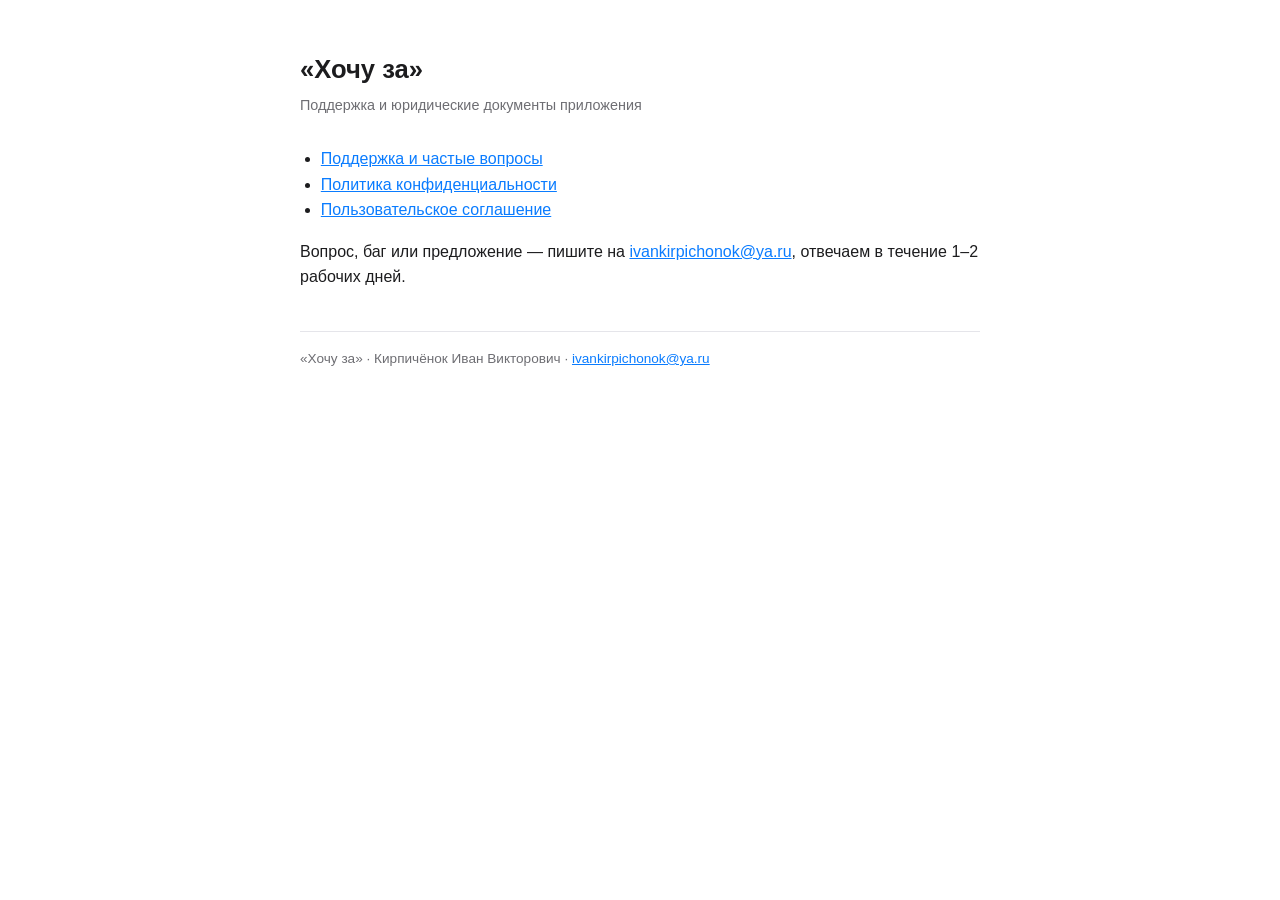
<file: index.html>
<!doctype html>
<html lang="ru">
<head>
<meta charset="utf-8">
<meta name="viewport" content="width=device-width, initial-scale=1">
<title>«Хочу за» — поддержка и документы</title>
<link rel="stylesheet" href="style.css">
</head>
<body>
<div class="wrap">
  <h1>«Хочу за»</h1>
  <p class="effective-date">Поддержка и юридические документы приложения</p>
  <ul>
    <li><a href="support.html">Поддержка и частые вопросы</a></li>
    <li><a href="privacy.html">Политика конфиденциальности</a></li>
    <li><a href="terms.html">Пользовательское соглашение</a></li>
  </ul>
  <p>Вопрос, баг или предложение — пишите на
  <a href="mailto:ivankirpichonok@ya.ru">ivankirpichonok@ya.ru</a>,
  отвечаем в течение 1–2 рабочих дней.</p>
  <footer>«Хочу за» · Кирпичëнок Иван Викторович ·
  <a href="mailto:ivankirpichonok@ya.ru">ivankirpichonok@ya.ru</a></footer>
</div>
</body>
</html>
</file>
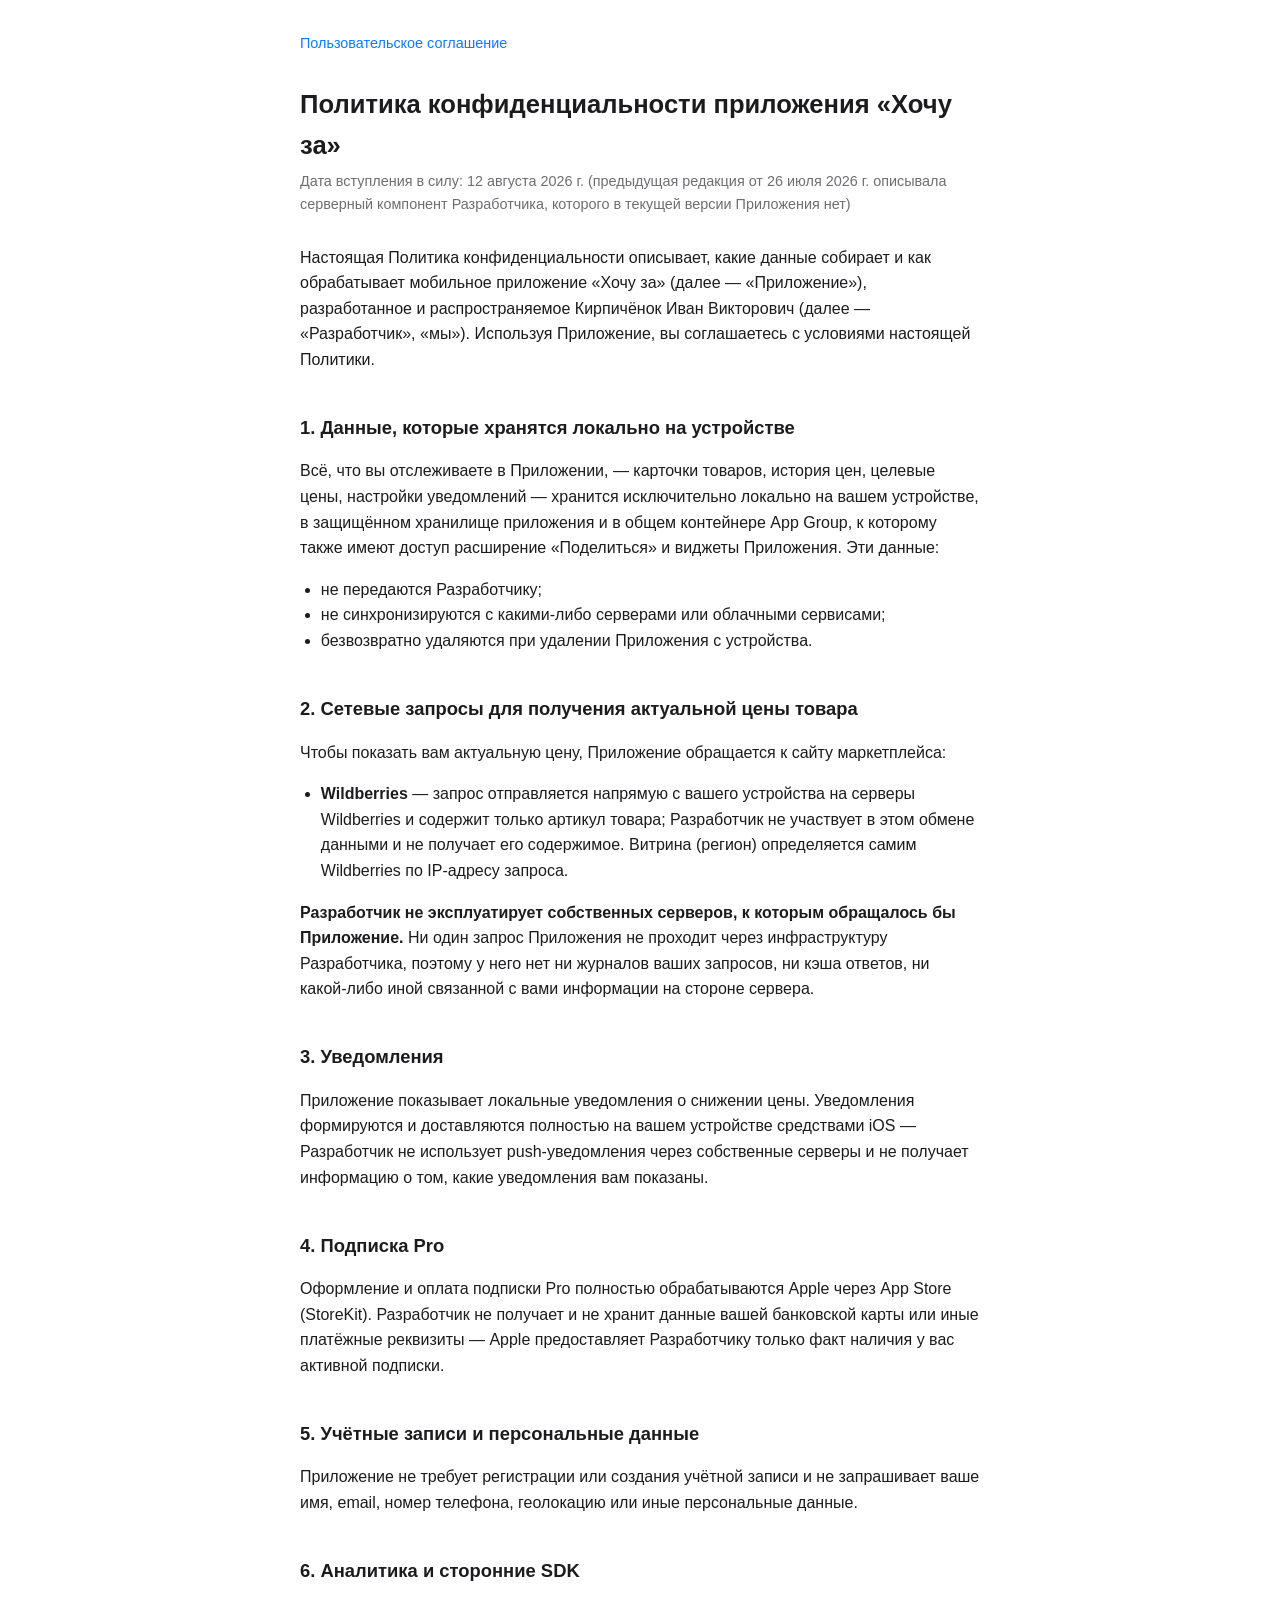
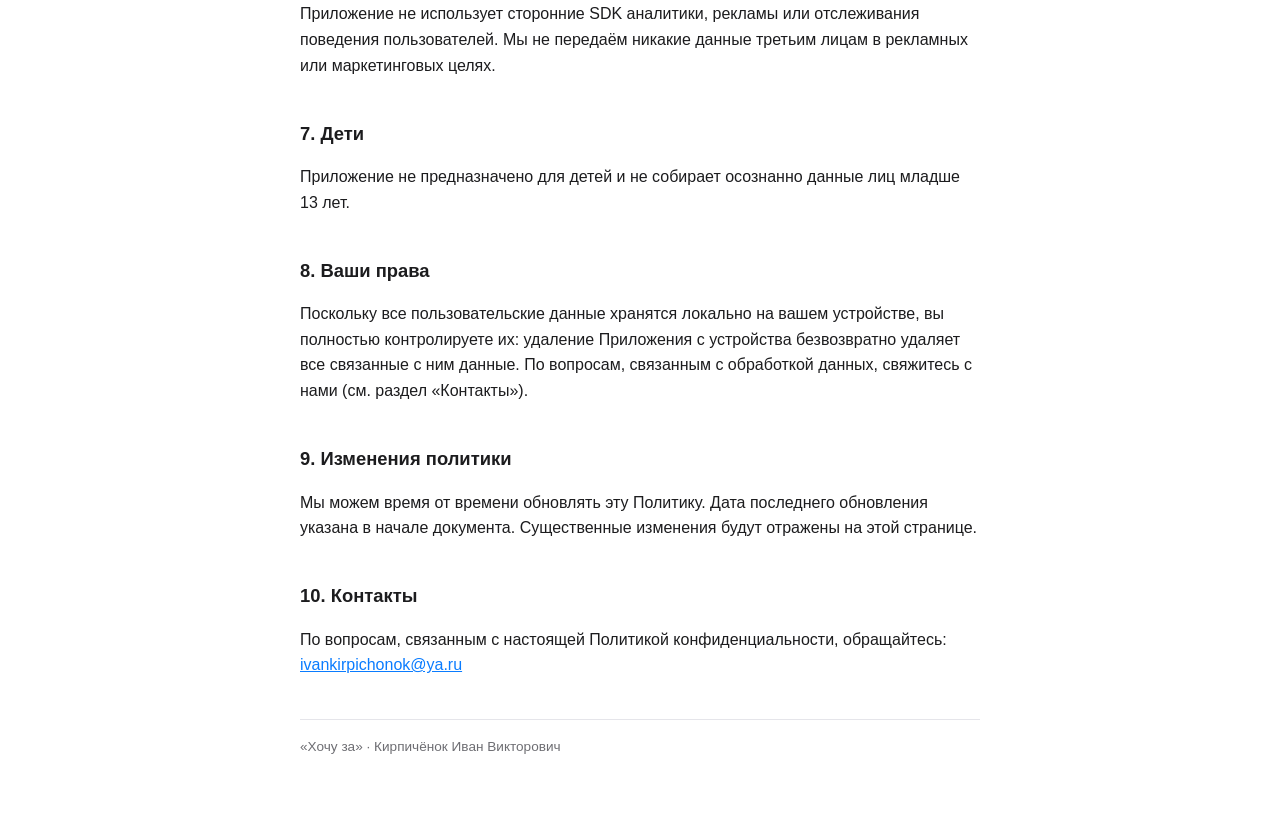
<file: privacy.html>
<!doctype html>
<html lang="ru">
<head>
<meta charset="utf-8">
<meta name="viewport" content="width=device-width, initial-scale=1">
<title>Политика конфиденциальности — «Хочу за»</title>
<link rel="stylesheet" href="style.css">
</head>
<body>
<div class="wrap">
  <nav class="nav"><a href="terms.html">Пользовательское соглашение</a></nav>

  <h1>Политика конфиденциальности приложения «Хочу за»</h1>
  <p class="effective-date">Дата вступления в силу: 12 августа 2026 г.
  (предыдущая редакция от 26 июля 2026 г. описывала серверный компонент
  Разработчика, которого в текущей версии Приложения нет)</p>

  <p>Настоящая Политика конфиденциальности описывает, какие данные собирает и как
  обрабатывает мобильное приложение «Хочу за» (далее — «Приложение»),
  разработанное и распространяемое Кирпичëнок Иван Викторович (далее —
  «Разработчик», «мы»). Используя Приложение, вы соглашаетесь с условиями
  настоящей Политики.</p>

  <h2>1. Данные, которые хранятся локально на устройстве</h2>
  <p>Всё, что вы отслеживаете в Приложении, — карточки товаров, история цен,
  целевые цены, настройки уведомлений — хранится исключительно локально на
  вашем устройстве, в защищённом хранилище приложения и в общем контейнере
  App Group, к которому также имеют доступ расширение «Поделиться» и виджеты
  Приложения. Эти данные:</p>
  <ul>
    <li>не передаются Разработчику;</li>
    <li>не синхронизируются с какими-либо серверами или облачными сервисами;</li>
    <li>безвозвратно удаляются при удалении Приложения с устройства.</li>
  </ul>

  <h2>2. Сетевые запросы для получения актуальной цены товара</h2>
  <p>Чтобы показать вам актуальную цену, Приложение обращается к сайту
  маркетплейса:</p>
  <ul>
    <li><strong>Wildberries</strong> — запрос отправляется напрямую с вашего
    устройства на серверы Wildberries и содержит только артикул товара;
    Разработчик не участвует в этом обмене данными и не получает его
    содержимое. Витрина (регион) определяется самим Wildberries по
    IP-адресу запроса.</li>
  </ul>
  <p><strong>Разработчик не эксплуатирует собственных серверов, к которым
  обращалось бы Приложение.</strong> Ни один запрос Приложения не проходит
  через инфраструктуру Разработчика, поэтому у него нет ни журналов ваших
  запросов, ни кэша ответов, ни какой-либо иной связанной с вами
  информации на стороне сервера.</p>

  <h2>3. Уведомления</h2>
  <p>Приложение показывает локальные уведомления о снижении цены. Уведомления
  формируются и доставляются полностью на вашем устройстве средствами iOS —
  Разработчик не использует push-уведомления через собственные серверы и не
  получает информацию о том, какие уведомления вам показаны.</p>

  <h2>4. Подписка Pro</h2>
  <p>Оформление и оплата подписки Pro полностью обрабатываются
  Apple через App Store (StoreKit). Разработчик не получает и не хранит данные
  вашей банковской карты или иные платёжные реквизиты — Apple предоставляет
  Разработчику только факт наличия у вас активной подписки.</p>

  <h2>5. Учётные записи и персональные данные</h2>
  <p>Приложение не требует регистрации или создания учётной записи и не
  запрашивает ваше имя, email, номер телефона, геолокацию или иные
  персональные данные.</p>

  <h2>6. Аналитика и сторонние SDK</h2>
  <p>Приложение не использует сторонние SDK аналитики, рекламы или
  отслеживания поведения пользователей. Мы не передаём никакие данные третьим
  лицам в рекламных или маркетинговых целях.</p>

  <h2>7. Дети</h2>
  <p>Приложение не предназначено для детей и не собирает осознанно данные лиц
  младше 13 лет.</p>

  <h2>8. Ваши права</h2>
  <p>Поскольку все пользовательские данные хранятся локально на вашем
  устройстве, вы полностью контролируете их: удаление Приложения с устройства
  безвозвратно удаляет все связанные с ним данные. По вопросам, связанным с
  обработкой данных, свяжитесь с нами (см. раздел «Контакты»).</p>

  <h2>9. Изменения политики</h2>
  <p>Мы можем время от времени обновлять эту Политику. Дата последнего
  обновления указана в начале документа. Существенные изменения будут
  отражены на этой странице.</p>

  <h2>10. Контакты</h2>
  <p>По вопросам, связанным с настоящей Политикой конфиденциальности,
  обращайтесь: <a href="mailto:ivankirpichonok@ya.ru">ivankirpichonok@ya.ru</a></p>

  <footer>«Хочу за» · Кирпичëнок Иван Викторович</footer>
</div>
</body>
</html>
</file>
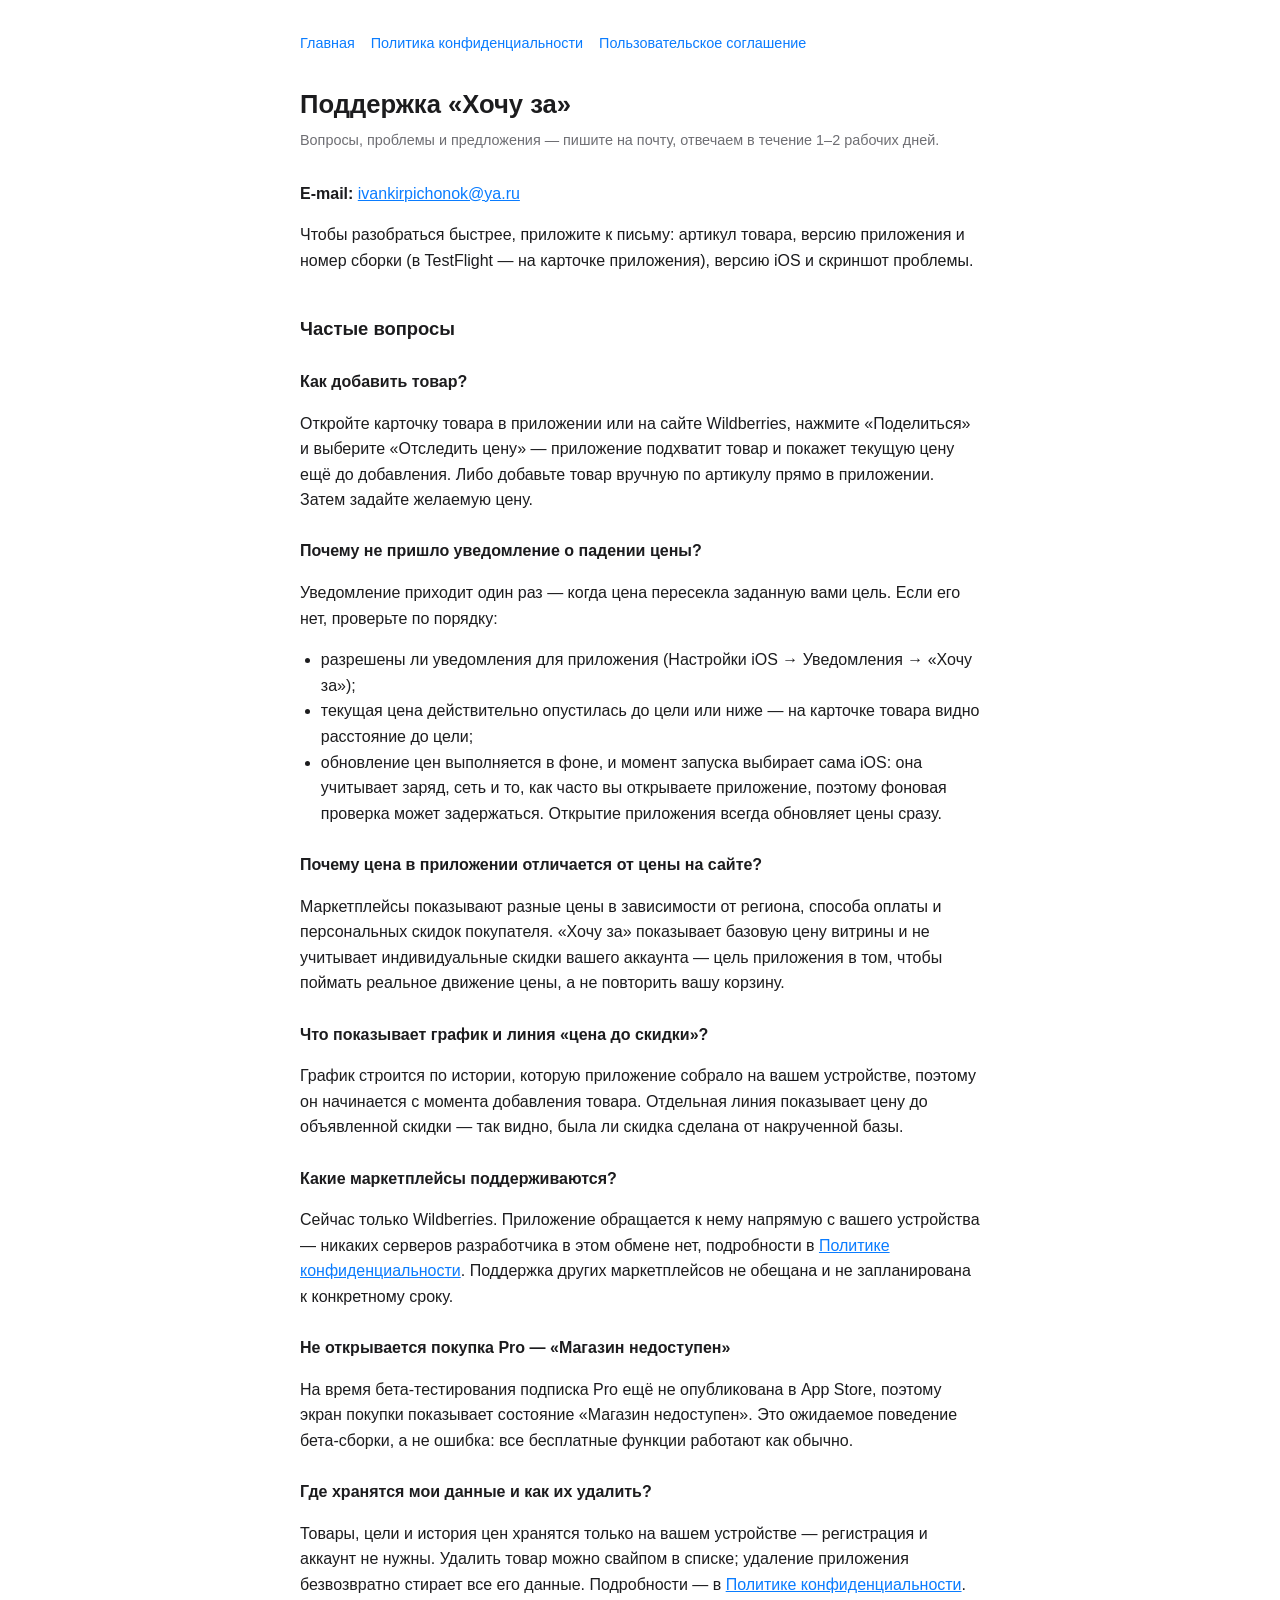
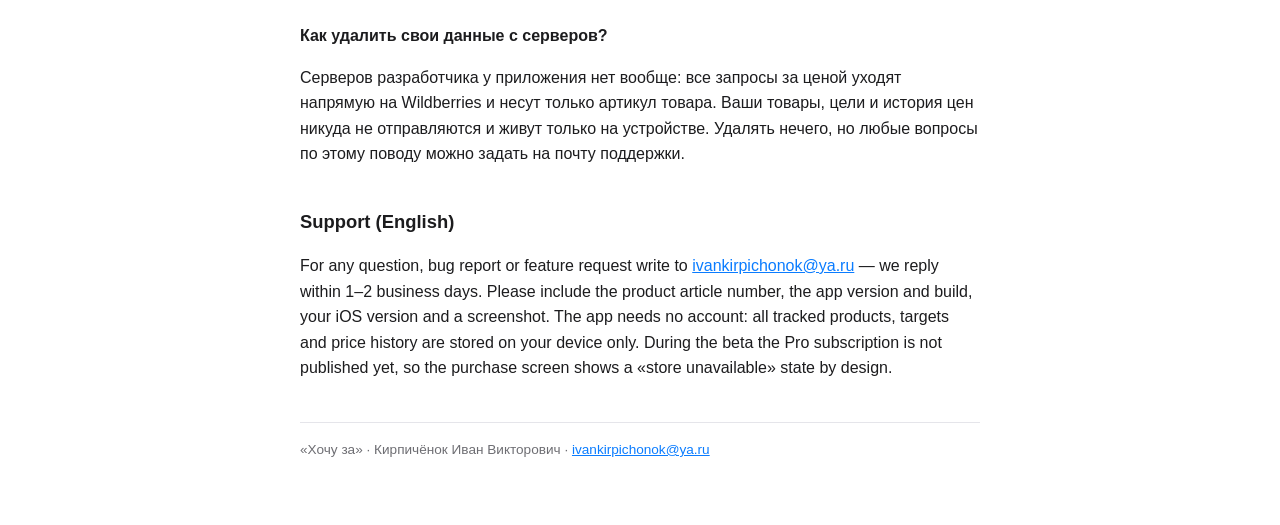
<file: support.html>
<!doctype html>
<html lang="ru">
<head>
<meta charset="utf-8">
<meta name="viewport" content="width=device-width, initial-scale=1">
<title>Поддержка — «Хочу за»</title>
<link rel="stylesheet" href="style.css">
</head>
<body>
<div class="wrap">
  <nav class="nav">
    <a href="index.html">Главная</a>
    <a href="privacy.html">Политика конфиденциальности</a>
    <a href="terms.html">Пользовательское соглашение</a>
  </nav>

  <h1>Поддержка «Хочу за»</h1>
  <p class="effective-date">Вопросы, проблемы и предложения — пишите на почту,
  отвечаем в течение 1–2 рабочих дней.</p>

  <p><strong>E-mail:</strong>
  <a href="mailto:ivankirpichonok@ya.ru">ivankirpichonok@ya.ru</a></p>

  <p>Чтобы разобраться быстрее, приложите к письму: артикул товара, версию
  приложения и номер сборки (в TestFlight — на карточке приложения), версию
  iOS и скриншот проблемы.</p>

  <h2>Частые вопросы</h2>

  <h3>Как добавить товар?</h3>
  <p>Откройте карточку товара в приложении или на сайте Wildberries, нажмите
  «Поделиться» и выберите «Отследить цену» — приложение подхватит товар и
  покажет текущую цену ещё до добавления. Либо добавьте товар вручную по артикулу
  прямо в приложении. Затем задайте желаемую цену.</p>

  <h3>Почему не пришло уведомление о падении цены?</h3>
  <p>Уведомление приходит один раз — когда цена пересекла заданную вами цель.
  Если его нет, проверьте по порядку:</p>
  <ul>
    <li>разрешены ли уведомления для приложения (Настройки iOS →
    Уведомления → «Хочу за»);</li>
    <li>текущая цена действительно опустилась до цели или ниже — на карточке
    товара видно расстояние до цели;</li>
    <li>обновление цен выполняется в фоне, и момент запуска выбирает сама
    iOS: она учитывает заряд, сеть и то, как часто вы открываете приложение,
    поэтому фоновая проверка может задержаться. Открытие приложения всегда
    обновляет цены сразу.</li>
  </ul>

  <h3>Почему цена в приложении отличается от цены на сайте?</h3>
  <p>Маркетплейсы показывают разные цены в зависимости от региона, способа
  оплаты и персональных скидок покупателя. «Хочу за» показывает базовую
  цену витрины и не учитывает индивидуальные скидки вашего аккаунта — цель
  приложения в том, чтобы поймать реальное движение цены, а не повторить
  вашу корзину.</p>

  <h3>Что показывает график и линия «цена до скидки»?</h3>
  <p>График строится по истории, которую приложение собрало на вашем
  устройстве, поэтому он начинается с момента добавления товара. Отдельная
  линия показывает цену до объявленной скидки — так видно, была ли скидка
  сделана от накрученной базы.</p>

  <h3>Какие маркетплейсы поддерживаются?</h3>
  <p>Сейчас только Wildberries. Приложение обращается к нему напрямую с
  вашего устройства — никаких серверов разработчика в этом обмене нет,
  подробности в <a href="privacy.html">Политике конфиденциальности</a>.
  Поддержка других маркетплейсов не обещана и не запланирована к
  конкретному сроку.</p>

  <h3>Не открывается покупка Pro — «Магазин недоступен»</h3>
  <p>На время бета-тестирования подписка Pro ещё не опубликована в App Store,
  поэтому экран покупки показывает состояние «Магазин недоступен». Это
  ожидаемое поведение бета-сборки, а не ошибка: все бесплатные функции
  работают как обычно.</p>

  <h3>Где хранятся мои данные и как их удалить?</h3>
  <p>Товары, цели и история цен хранятся только на вашем устройстве —
  регистрация и аккаунт не нужны. Удалить товар можно свайпом в списке;
  удаление приложения безвозвратно стирает все его данные. Подробности — в
  <a href="privacy.html">Политике конфиденциальности</a>.</p>

  <h3>Как удалить свои данные с серверов?</h3>
  <p>Серверов разработчика у приложения нет вообще: все запросы за ценой
  уходят напрямую на Wildberries и несут только артикул товара. Ваши товары,
  цели и история цен никуда не отправляются и живут только на устройстве.
  Удалять нечего, но любые вопросы по этому поводу можно задать на почту
  поддержки.</p>

  <h2>Support (English)</h2>
  <p>For any question, bug report or feature request write to
  <a href="mailto:ivankirpichonok@ya.ru">ivankirpichonok@ya.ru</a> — we reply
  within 1–2 business days. Please include the product article number, the app
  version and build, your iOS version and a screenshot. The app needs no
  account: all tracked products, targets and price history are stored on your
  device only. During the beta the Pro subscription is not published yet, so
  the purchase screen shows a «store unavailable» state by design.</p>

  <footer>«Хочу за» · Кирпичëнок Иван Викторович ·
  <a href="mailto:ivankirpichonok@ya.ru">ivankirpichonok@ya.ru</a></footer>
</div>
</body>
</html>
</file>
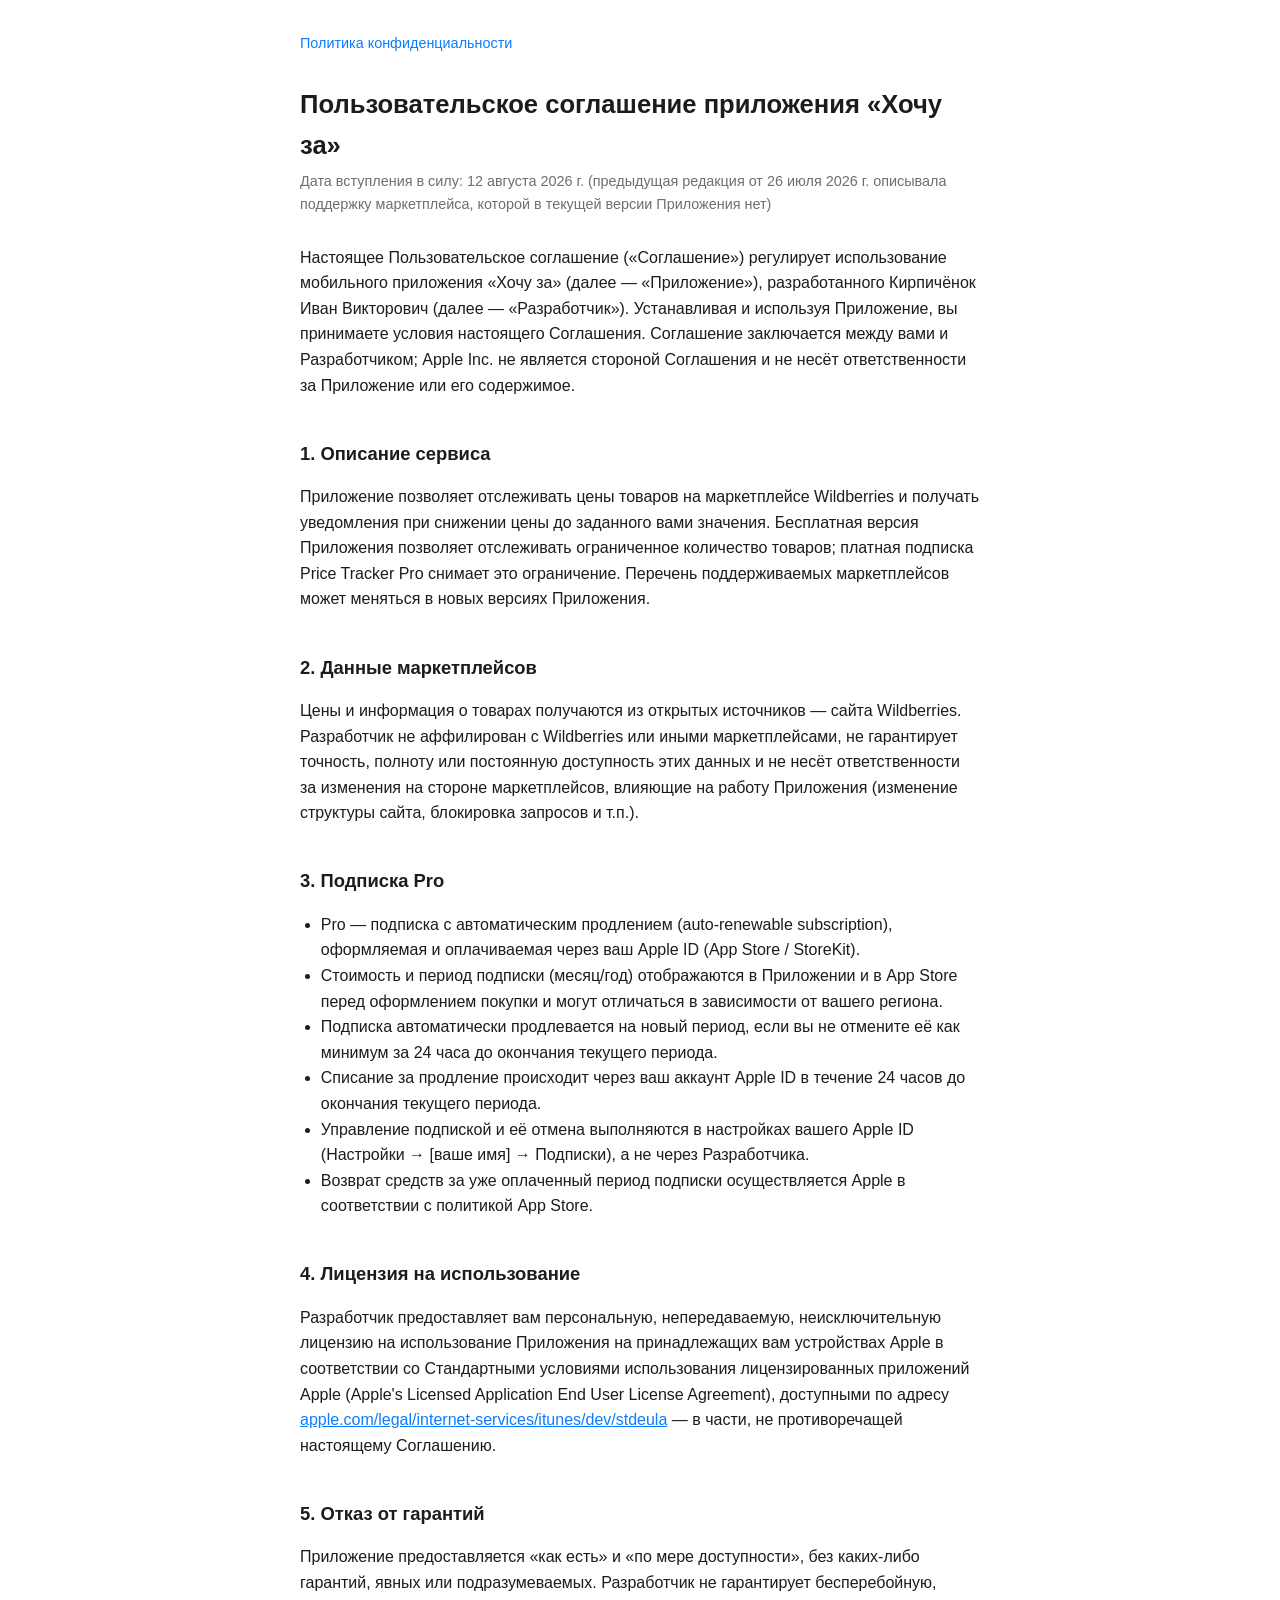
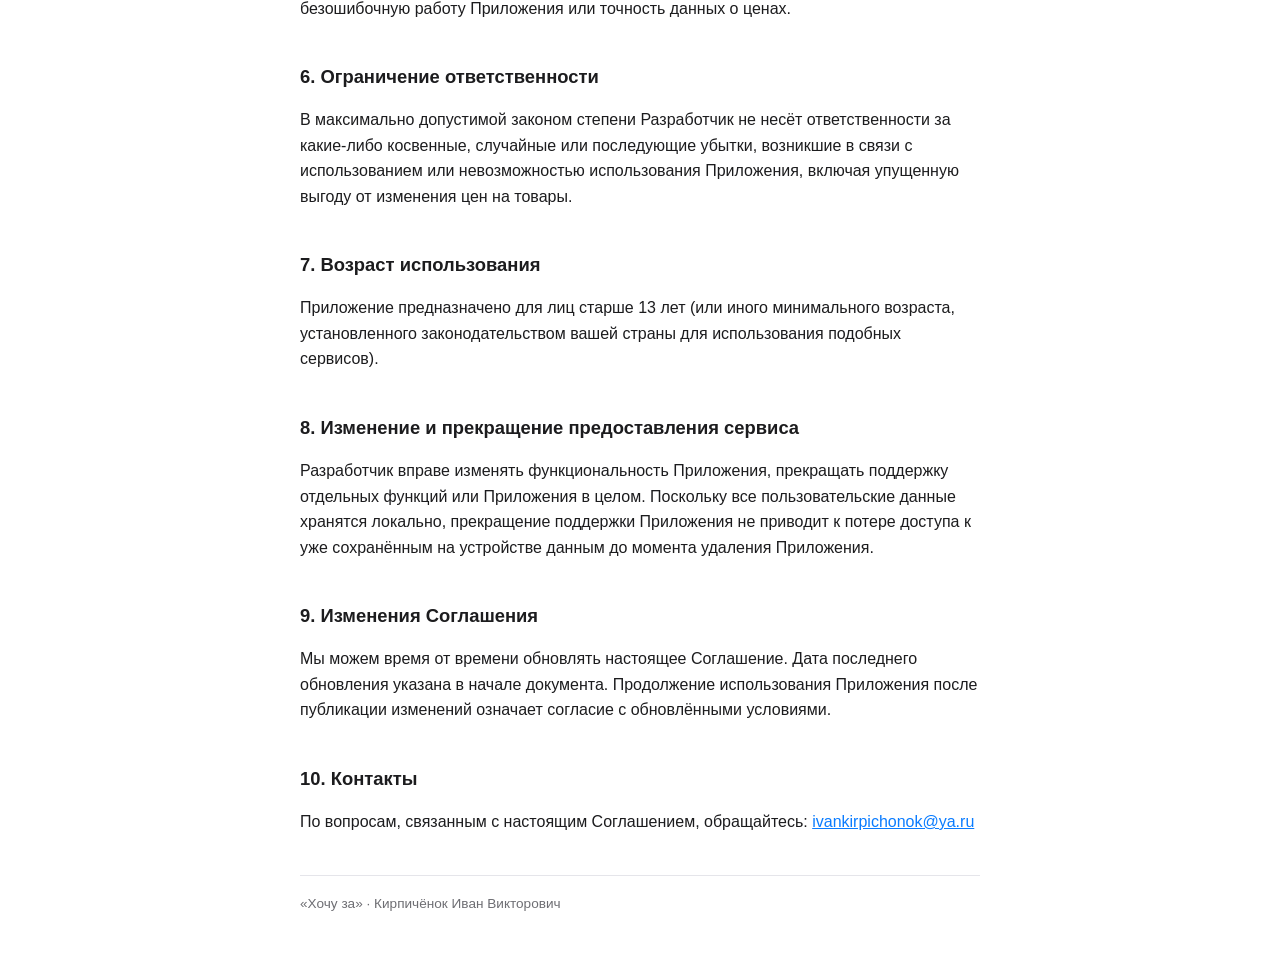
<file: terms.html>
<!doctype html>
<html lang="ru">
<head>
<meta charset="utf-8">
<meta name="viewport" content="width=device-width, initial-scale=1">
<title>Пользовательское соглашение — «Хочу за»</title>
<link rel="stylesheet" href="style.css">
</head>
<body>
<div class="wrap">
  <nav class="nav"><a href="privacy.html">Политика конфиденциальности</a></nav>

  <h1>Пользовательское соглашение приложения «Хочу за»</h1>
  <p class="effective-date">Дата вступления в силу: 12 августа 2026 г.
  (предыдущая редакция от 26 июля 2026 г. описывала поддержку маркетплейса,
  которой в текущей версии Приложения нет)</p>

  <p>Настоящее Пользовательское соглашение («Соглашение») регулирует
  использование мобильного приложения «Хочу за» (далее —
  «Приложение»), разработанного Кирпичëнок Иван Викторович (далее —
  «Разработчик»). Устанавливая и используя Приложение, вы принимаете условия
  настоящего Соглашения. Соглашение заключается между вами и Разработчиком;
  Apple Inc. не является стороной Соглашения и не несёт ответственности за
  Приложение или его содержимое.</p>

  <h2>1. Описание сервиса</h2>
  <p>Приложение позволяет отслеживать цены товаров на маркетплейсе
  Wildberries и получать уведомления при снижении цены до заданного вами
  значения. Бесплатная версия Приложения позволяет отслеживать ограниченное
  количество товаров; платная подписка Price Tracker Pro снимает это
  ограничение. Перечень поддерживаемых маркетплейсов может меняться в новых
  версиях Приложения.</p>

  <h2>2. Данные маркетплейсов</h2>
  <p>Цены и информация о товарах получаются из открытых источников — сайта
  Wildberries. Разработчик не аффилирован с Wildberries или иными
  маркетплейсами, не гарантирует точность, полноту или постоянную доступность
  этих данных и не несёт ответственности за изменения на стороне
  маркетплейсов, влияющие на работу Приложения (изменение структуры сайта,
  блокировка запросов и т.п.).</p>

  <h2>3. Подписка Pro</h2>
  <ul>
    <li>Pro — подписка с автоматическим продлением
    (auto-renewable subscription), оформляемая и оплачиваемая через ваш
    Apple ID (App Store / StoreKit).</li>
    <li>Стоимость и период подписки (месяц/год) отображаются в Приложении и в
    App Store перед оформлением покупки и могут отличаться в зависимости от
    вашего региона.</li>
    <li>Подписка автоматически продлевается на новый период, если вы не
    отмените её как минимум за 24 часа до окончания текущего периода.</li>
    <li>Списание за продление происходит через ваш аккаунт Apple ID в течение
    24 часов до окончания текущего периода.</li>
    <li>Управление подпиской и её отмена выполняются в настройках вашего
    Apple ID (Настройки → [ваше имя] → Подписки), а не через Разработчика.</li>
    <li>Возврат средств за уже оплаченный период подписки осуществляется
    Apple в соответствии с политикой App Store.</li>
  </ul>

  <h2>4. Лицензия на использование</h2>
  <p>Разработчик предоставляет вам персональную, непередаваемую,
  неисключительную лицензию на использование Приложения на принадлежащих вам
  устройствах Apple в соответствии со Стандартными условиями использования
  лицензированных приложений Apple (Apple's Licensed Application End User
  License Agreement), доступными по адресу
  <a href="https://www.apple.com/legal/internet-services/itunes/dev/stdeula/">
  apple.com/legal/internet-services/itunes/dev/stdeula</a> — в части, не
  противоречащей настоящему Соглашению.</p>

  <h2>5. Отказ от гарантий</h2>
  <p>Приложение предоставляется «как есть» и «по мере доступности», без
  каких-либо гарантий, явных или подразумеваемых. Разработчик не гарантирует
  бесперебойную, безошибочную работу Приложения или точность данных о
  ценах.</p>

  <h2>6. Ограничение ответственности</h2>
  <p>В максимально допустимой законом степени Разработчик не несёт
  ответственности за какие-либо косвенные, случайные или последующие убытки,
  возникшие в связи с использованием или невозможностью использования
  Приложения, включая упущенную выгоду от изменения цен на товары.</p>

  <h2>7. Возраст использования</h2>
  <p>Приложение предназначено для лиц старше 13 лет (или иного минимального
  возраста, установленного законодательством вашей страны для использования
  подобных сервисов).</p>

  <h2>8. Изменение и прекращение предоставления сервиса</h2>
  <p>Разработчик вправе изменять функциональность Приложения, прекращать
  поддержку отдельных функций или Приложения в целом. Поскольку все
  пользовательские данные хранятся локально, прекращение поддержки Приложения
  не приводит к потере доступа к уже сохранённым на устройстве данным до
  момента удаления Приложения.</p>

  <h2>9. Изменения Соглашения</h2>
  <p>Мы можем время от времени обновлять настоящее Соглашение. Дата
  последнего обновления указана в начале документа. Продолжение использования
  Приложения после публикации изменений означает согласие с обновлёнными
  условиями.</p>

  <h2>10. Контакты</h2>
  <p>По вопросам, связанным с настоящим Соглашением, обращайтесь:
  <a href="mailto:ivankirpichonok@ya.ru">ivankirpichonok@ya.ru</a></p>

  <footer>«Хочу за» · Кирпичëнок Иван Викторович</footer>
</div>
</body>
</html>
</file>
<file: style.css>
:root {
  color-scheme: light dark;
  --bg: #ffffff;
  --fg: #1c1c1e;
  --muted: #6e6e73;
  --accent: #0a7cff;
  --border: #e5e5ea;
}

@media (prefers-color-scheme: dark) {
  :root {
    --bg: #1c1c1e;
    --fg: #f2f2f7;
    --muted: #9a9aa0;
    --accent: #409cff;
    --border: #3a3a3c;
  }
}

* {
  box-sizing: border-box;
}

body {
  margin: 0;
  background: var(--bg);
  color: var(--fg);
  font-family: -apple-system, BlinkMacSystemFont, "Segoe UI", Roboto, sans-serif;
  line-height: 1.6;
}

.wrap {
  max-width: 720px;
  margin: 0 auto;
  padding: 32px 20px 64px;
}

h1 {
  font-size: 1.6rem;
  margin-bottom: 4px;
}

h2 {
  font-size: 1.15rem;
  margin-top: 2.2em;
  margin-bottom: 0.5em;
}

h3 {
  font-size: 1rem;
  margin-top: 1.6em;
  margin-bottom: 0.3em;
}

.effective-date {
  color: var(--muted);
  font-size: 0.9rem;
  margin-top: 0;
  margin-bottom: 2em;
}

.nav {
  display: flex;
  gap: 16px;
  margin-bottom: 2em;
  font-size: 0.9rem;
}

.nav a {
  color: var(--accent);
  text-decoration: none;
}

.nav a:hover {
  text-decoration: underline;
}

p, li {
  color: var(--fg);
}

ul {
  padding-left: 1.3em;
}

a {
  color: var(--accent);
}

footer {
  margin-top: 3em;
  padding-top: 1.2em;
  border-top: 1px solid var(--border);
  color: var(--muted);
  font-size: 0.85rem;
}
</file>
